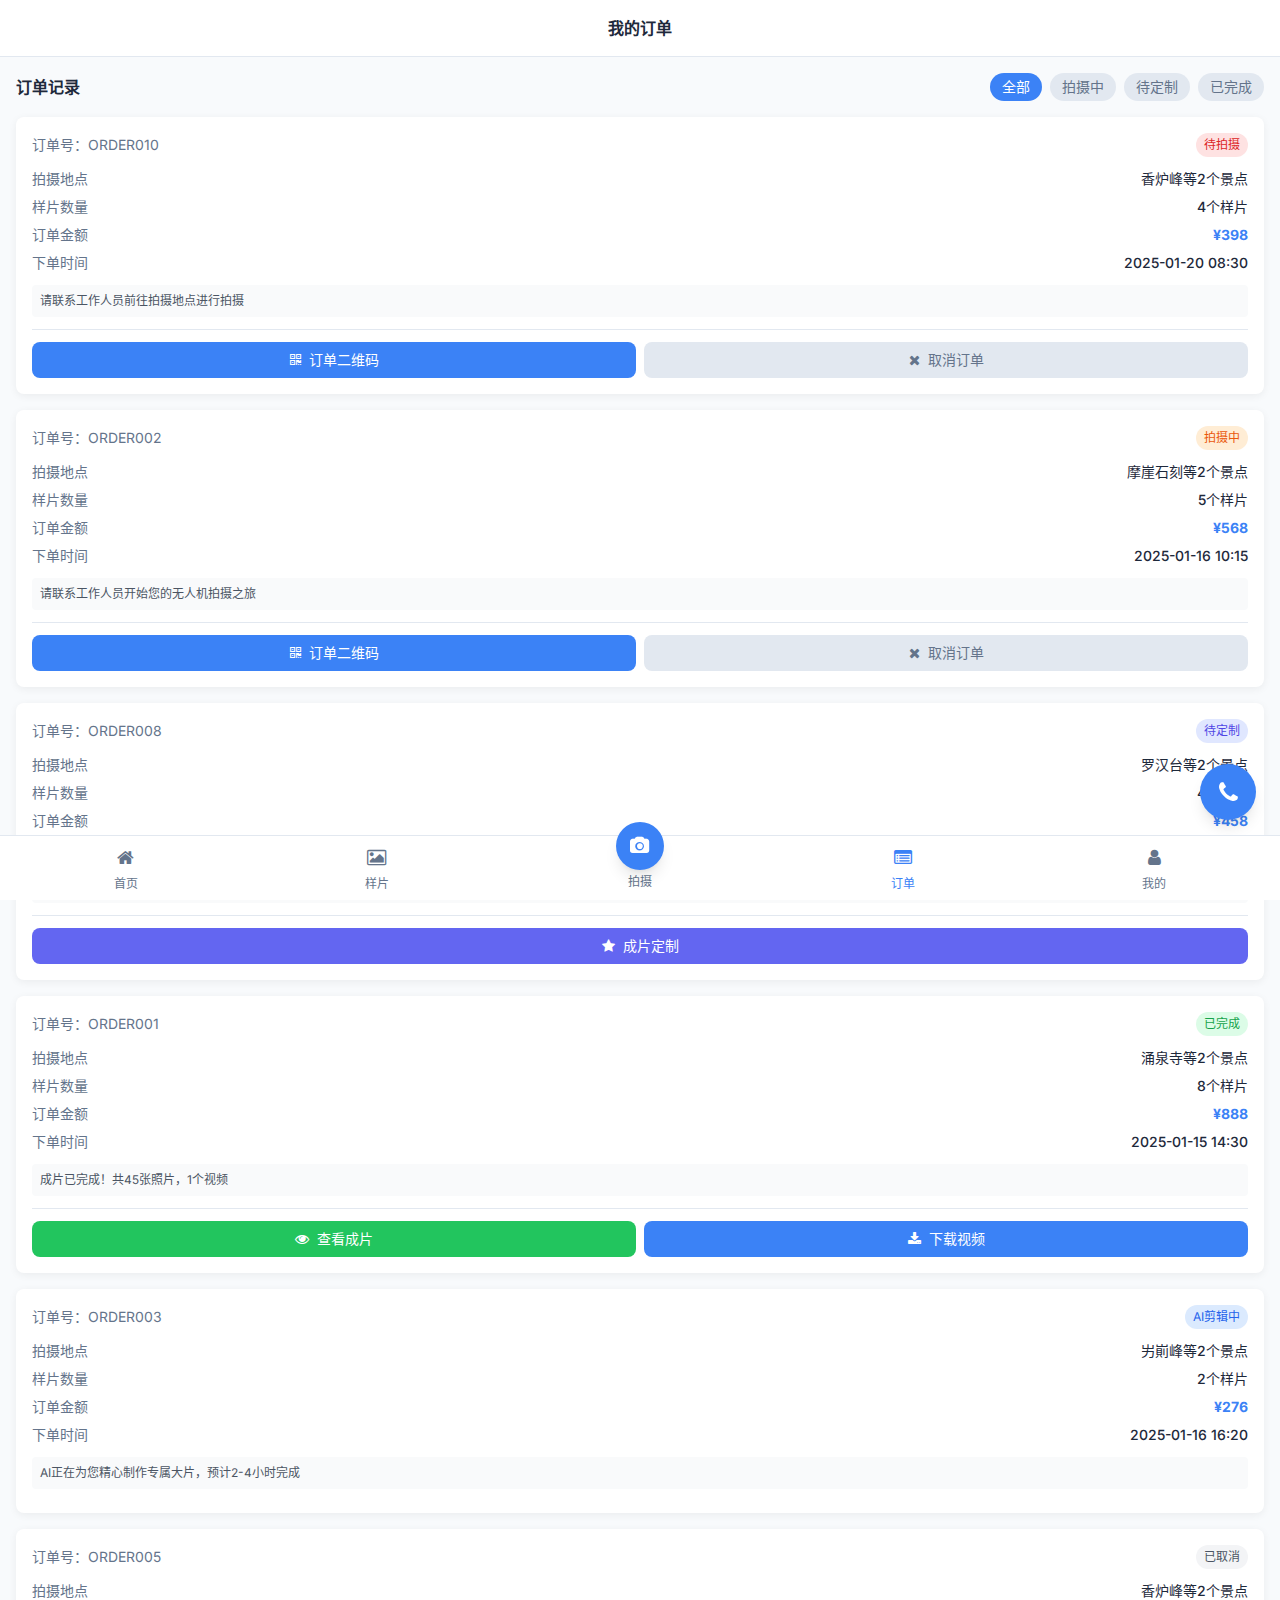
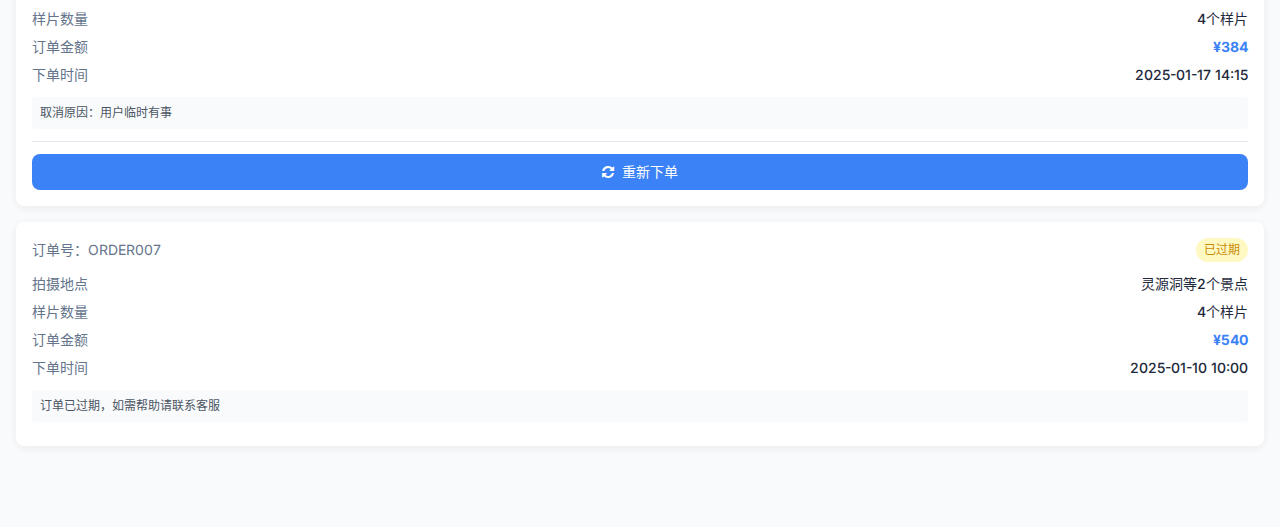
<file: user-management.html>
<!DOCTYPE html>
<html lang="zh-CN">
<head>
    <meta charset="UTF-8">
    <meta name="viewport" content="width=device-width, initial-scale=1.0, maximum-scale=1.0, user-scalable=no">
    <title>我的订单 - 无人机自助打卡</title>
    <script src="assets/js/tailwindcss.min.js"></script>
    <link href="assets/css/font-awesome.min.css" rel="stylesheet">
    <link href="assets/css/inter-font.css" rel="stylesheet">

    <script>
        tailwind.config = {
            theme: {
                extend: {
                    colors: {
                        primary: '#3B82F6',
                        secondary: '#1E40AF',
                        accent: '#06B6D4',
                        dark: '#1E293B',
                        light: '#F8FAFC',
                        'gray-medium': '#64748B',
                        'gray-light': '#E2E8F0',
                        'blue-primary': '#3B82F6',
                        'blue-secondary': '#1D4ED8',
                    },
                    fontFamily: {
                        inter: ['Inter', 'PingFang SC', 'Hiragino Sans GB', 'Microsoft YaHei', 'sans-serif'],
                    },
                }
            }
        }
    </script>
    <style type="text/tailwindcss">
        @layer utilities {
            .text-shadow {
                text-shadow: 0 2px 4px rgba(0,0,0,0.2);
            }
            .touch-friendly {
                touch-action: manipulation;
                -webkit-tap-highlight-color: transparent;
            }
            .safe-area-bottom {
                padding-bottom: constant(safe-area-inset-bottom);
                padding-bottom: env(safe-area-inset-bottom);
            }
            .miniprogram-scroll {
                -webkit-overflow-scrolling: touch;
            }
            .miniprogram-card {
                box-shadow: 0 2px 8px rgba(0,0,0,0.06);
                border-radius: 8px;
            }
            .qr-code {
                background: url('data:image/svg+xml,<svg xmlns="http://www.w3.org/2000/svg" viewBox="0 0 100 100"><rect width="100" height="100" fill="%23f0f0f0"/><text x="50" y="50" font-family="Arial" font-size="8" text-anchor="middle" dy=".3em">二维码</text></svg>') center/contain no-repeat;
            }
        }
    </style>
</head>
<body class="font-inter bg-light text-dark antialiased touch-action-manipulation">
    <!-- 页面容器 -->
    <div class="min-h-screen w-full safe-area-bottom content-container">
        <!-- 头部导航 -->
        <header class="bg-white border-b border-gray-light sticky top-0 z-40">
            <div class="flex items-center justify-center h-14 px-4">
                <h1 class="font-bold text-dark">我的订单</h1>
            </div>
        </header>

        <!-- 登录提示 -->
        <div id="loginRequired" class="hidden bg-white p-6 text-center">
            <i class="fa fa-user-circle-o text-6xl text-gray-300 mb-4"></i>
            <h3 class="font-bold text-dark mb-2">请先登录</h3>
            <p class="text-gray-medium mb-4 text-sm">登录后可查看您的订单记录</p>
            <div class="space-y-3">
                <button onclick="goToLogin()" class="w-full bg-primary text-white py-3 rounded-lg font-medium touch-friendly">
                    <i class="fa fa-sign-in mr-2"></i>
                    立即登录
                </button>
            </div>
        </div>



        <!-- 待支付订单 -->
        <section class="p-4" id="pendingPaymentSection" style="display: none;">
            <div class="miniprogram-card bg-gradient-to-br from-orange-50 to-white border-2 border-orange-200 p-4">
                <div class="flex items-center justify-between mb-4">
                    <h3 class="font-bold text-orange-800 flex items-center">
                        <i class="fa fa-clock-o mr-2"></i>
                        待支付订单
                    </h3>
                    <span class="text-orange-600 text-sm" id="paymentCountdown">15:00</span>
                </div>
                
                <div class="space-y-3 mb-4">
                    <div class="flex justify-between items-center text-sm">
                        <span class="text-gray-medium">拍摄地点</span>
                        <span class="font-medium" id="pendingLocation">-</span>
                    </div>
                    <div class="flex justify-between items-center text-sm">
                        <span class="text-gray-medium">选择样片</span>
                        <span class="font-medium" id="pendingSample">-</span>
                    </div>
                    <div class="flex justify-between items-center text-sm">
                        <span class="text-gray-medium">订单金额</span>
                        <span class="font-bold text-lg text-primary" id="pendingPrice">-</span>
                    </div>
                </div>

                <!-- 支付方式选择 -->
                <div class="space-y-3 mb-4">
                    <p class="text-sm text-gray-medium text-center">请选择支付方式</p>
                    <div class="space-y-2">
                        <button onclick="payWithWechat()" class="w-full bg-green-500 text-white py-3 rounded-lg font-medium touch-friendly flex items-center justify-center">
                            <i class="fa fa-wechat mr-2"></i>
                            微信支付
                        </button>
                        <button onclick="payWithAlipay()" class="w-full bg-blue-500 text-white py-3 rounded-lg font-medium touch-friendly flex items-center justify-center">
                            <i class="fa fa-credit-card mr-2"></i>
                            支付宝支付
                        </button>
                    </div>
                </div>

                <div class="flex space-x-3">
                    <button onclick="cancelOrder()" class="w-full bg-gray-light text-gray-medium py-3 rounded-lg font-medium touch-friendly">
                        取消订单
                    </button>
                </div>
            </div>
        </section>

        <!-- 订单列表 -->
        <section class="p-4">
            <div class="flex items-center justify-between mb-4">
                <h2 class="font-bold text-dark">订单记录</h2>
                <div class="flex flex-wrap gap-2">
                    <button class="px-3 py-1 bg-primary text-white rounded-full text-sm touch-friendly order-filter active" data-status="all">
                        全部
                    </button>
                    <button class="px-3 py-1 bg-gray-light text-gray-medium rounded-full text-sm touch-friendly order-filter" data-status="shooting">
                        拍摄中
                    </button>
                    <button class="px-3 py-1 bg-gray-light text-gray-medium rounded-full text-sm touch-friendly order-filter" data-status="pending_customize">
                        待定制
                    </button>
                    <button class="px-3 py-1 bg-gray-light text-gray-medium rounded-full text-sm touch-friendly order-filter" data-status="completed">
                        已完成
                    </button>
                </div>
            </div>

            <div class="space-y-4" id="ordersList">
                <!-- 订单项会通过JavaScript动态生成 -->
            </div>

            <!-- 空状态 -->
            <div id="emptyState" class="text-center py-12">
                <i class="fa fa-file-text-o text-6xl text-gray-300 mb-4"></i>
                <p class="text-gray-medium mb-4">暂无订单记录</p>
                <button onclick="location.href='user-selection.html'" class="px-6 py-3 bg-primary text-white rounded-lg font-medium touch-friendly">
                    <i class="fa fa-camera mr-2"></i>
                    立即拍摄
                </button>
            </div>
        </section>

        <!-- 客服联系区域 -->
        <section class="px-4 pb-6" id="serviceSection" style="display: none;">
            <div class="miniprogram-card bg-blue-50 border border-blue-200 p-4">
                <h3 class="font-bold text-blue-800 mb-3 flex items-center">
                    <i class="fa fa-headphones mr-2"></i>
                    客服支持
                </h3>
                <p class="text-blue-700 text-sm mb-4">支付完成后如有问题，请联系我们的专业客服团队</p>
                <div class="flex space-x-3">
                    <button onclick="callService()" class="flex-1 bg-primary text-white py-2 rounded-lg text-sm font-medium touch-friendly">
                        <i class="fa fa-phone mr-1"></i>
                        <span id="servicePhoneDisplay">客服电话</span>
                    </button>
                    <button onclick="addWechat()" class="flex-1 bg-accent text-white py-2 rounded-lg text-sm font-medium touch-friendly">
                        <i class="fa fa-wechat mr-1"></i>
                        企业微信
                    </button>
                </div>
            </div>
        </section>
    </div>

    <!-- 固定客服电话按钮 -->
    <button onclick="callService()" class="fixed bottom-20 right-6 w-14 h-14 bg-primary text-white rounded-full shadow-lg z-40 flex items-center justify-center touch-friendly hover:bg-primary/90 transition-colors">
        <i class="fa fa-phone text-2xl"></i>
    </button>

    <!-- 微信小程序底部导航栏 -->
    <nav class="fixed bottom-0 left-0 right-0 bg-white border-t border-gray-light z-50 safe-area-bottom" id="bottomNav">
        <div class="flex justify-around items-center h-16">
            <div class="tab-item flex flex-col items-center justify-center text-gray-medium touch-friendly" onclick="location.href='index.html'">
                <i class="fa fa-home text-lg mb-1"></i>
                <span class="text-xs">首页</span>
            </div>
            <div class="tab-item flex flex-col items-center justify-center text-gray-medium touch-friendly" onclick="location.href='sample-display.html'">
                <i class="fa fa-picture-o text-lg mb-1"></i>
                <span class="text-xs">样片</span>
            </div>
            <div class="tab-item flex flex-col items-center justify-center touch-friendly" onclick="location.href='user-selection.html'">
                <div class="w-12 h-12 rounded-full bg-primary text-white flex items-center justify-center -mt-6 shadow-lg relative">
                    <i class="fa fa-camera text-lg"></i>
                </div>
                <span class="text-xs text-gray-medium font-medium mt-1">拍摄</span>
            </div>
            <div class="tab-item flex flex-col items-center justify-center text-primary touch-friendly active">
                <i class="fa fa-list-alt text-lg mb-1"></i>
                <span class="text-xs">订单</span>
            </div>
            <div class="tab-item flex flex-col items-center justify-center text-gray-medium touch-friendly" onclick="location.href='my-profile.html'">
                <i class="fa fa-user text-lg mb-1"></i>
                <span class="text-xs">我的</span>
            </div>
        </div>
    </nav>

    <!-- 订单二维码弹窗 -->
    <div id="orderQRModal" class="fixed inset-0 bg-black bg-opacity-50 z-50 hidden flex items-center justify-center p-4">
        <div class="bg-white rounded-lg max-w-sm w-full">
            <div class="sticky top-0 bg-white border-b border-gray-light p-4">
                <div class="flex items-center justify-between">
                    <h3 class="font-bold text-dark">订单二维码</h3>
                    <button onclick="closeOrderQR()" class="text-gray-medium text-xl">
                        <i class="fa fa-times"></i>
                    </button>
                </div>
            </div>
            <div class="p-6 text-center">
                <div class="mb-4">
                    <div id="qrCodeContainer" class="w-64 h-64 mx-auto bg-gray-100 rounded-lg flex items-center justify-center border-2 border-dashed border-gray-300">
                        <div class="text-center text-gray-500">
                            <i class="fa fa-qrcode text-4xl mb-2"></i>
                            <p class="text-sm">订单二维码</p>
                        </div>
                    </div>
                </div>
                <div class="mt-6 space-y-3">
                    <p class="text-xs text-gray-500">请向工作人员出示此二维码进行拍摄</p>
                    <button onclick="saveQRCode()" class="w-full bg-gray-light text-gray-medium py-2 rounded-lg text-sm">
                        <i class="fa fa-download mr-1"></i>
                        保存图片
                    </button>
                </div>
            </div>
        </div>
    </div>

    <!-- 订单详情弹窗 -->
    <div id="orderDetailModal" class="fixed inset-0 bg-black bg-opacity-50 z-50 hidden flex items-center justify-center p-4">
        <div class="bg-white rounded-lg max-w-md w-full max-h-[80vh] overflow-y-auto">
            <div class="sticky top-0 bg-white border-b border-gray-light p-4">
                <div class="flex items-center justify-between">
                    <h3 class="font-bold text-dark">订单详情</h3>
                    <button onclick="closeOrderDetail()" class="text-gray-medium text-xl">
                        <i class="fa fa-times"></i>
                    </button>
                </div>
            </div>
            <div class="p-4 space-y-4" id="orderDetailContent">
                <!-- 订单详情内容会动态填充 -->
            </div>
        </div>
    </div>

    <!-- 样片播放弹窗 - 全屏模式 -->
    <div id="sampleVideoModal" class="fixed inset-0 bg-black z-[100] hidden flex flex-col">
        <!-- 顶部信息栏 -->
        <div class="bg-black bg-opacity-50 text-white p-4 flex items-center justify-between">
            <div class="w-12"></div> <!-- 左侧占位，保持居中对齐 -->
            <div class="flex-1 text-center">
                <h3 class="font-bold" id="videoModalTitle">样片播放</h3>
                <p class="text-sm opacity-80" id="videoModalLocation">天台山景区</p>
            </div>
            <div class="flex items-center space-x-4">
                <div class="text-right">
                    <p class="text-sm" id="videoModalCounter">1 / 4</p>
                </div>
                <button onclick="closeSampleVideo()" class="text-white text-2xl">
                    <i class="fa fa-times"></i>
                </button>
            </div>
        </div>
        
        <!-- 主要内容区域 -->
        <div class="flex-1 relative overflow-hidden">
            <div id="sampleVideoContainer" class="h-full w-full">
                <div class="sample-slide h-full w-full relative">
                    <video id="sampleVideoPlayer" class="w-full h-full object-cover" controls autoplay>
                        <source id="videoSource" src="" type="video/mp4">
                        您的浏览器不支持视频播放
                    </video>
                    
                    <!-- 左右切换按钮 - 浮动在视频上层 -->
                    <button id="prevSampleBtn" onclick="playPreviousSample()" class="absolute left-4 top-1/2 transform -translate-y-1/2 w-12 h-12 bg-black bg-opacity-30 text-white rounded-full flex items-center justify-center text-xl hover:bg-opacity-60 transition-all duration-200 z-10">
                        <i class="fa fa-chevron-left"></i>
                    </button>
                    <button id="nextSampleBtn" onclick="playNextSample()" class="absolute right-4 top-1/2 transform -translate-y-1/2 w-12 h-12 bg-black bg-opacity-30 text-white rounded-full flex items-center justify-center text-xl hover:bg-opacity-60 transition-all duration-200 z-10">
                        <i class="fa fa-chevron-right"></i>
                    </button>
                </div>
            </div>
        </div>
        
        <!-- 底部控制栏 -->
        <div class="bg-black bg-opacity-50 text-white p-4 safe-area-bottom" style="padding-bottom: max(1rem, env(safe-area-inset-bottom, 1rem) + 4rem);">
            <!-- 进度指示器 -->
            <div class="flex justify-center space-x-2" id="sampleIndicators">
                <!-- 指示器将通过JavaScript动态生成 -->
            </div>
        </div>
    </div>

    <!-- JavaScript交互代码 -->
    <script>
        // 检查登录状态 - 当点击订单按钮时调用
        function checkLoginStatus() {
            const loginInfo = JSON.parse(localStorage.getItem('loginInfo') || '{}');
            if (!loginInfo.isLoggedIn) {
                // 未登录，跳转到登录页面
                localStorage.setItem('returnUrl', 'user-management.html');
                location.href = 'login.html';
            }
            // 已登录，无需操作，保持在当前页面
        }

        let userInfo = JSON.parse(localStorage.getItem('userInfo')) || {};
        let orders = JSON.parse(localStorage.getItem('orders')) || [];
        let pendingOrder = null;
        let paymentTimer = null;
        let paymentTimeLeft = 15 * 60; // 15分钟

        // 模拟订单数据
        const sampleOrders = [
            // 第一位：待拍摄
            {
                id: 'ORDER010',
                location: '香炉峰',
                sampleName: '香炉峰日出等3个样片',
                price: 398,
                status: 'pending_shooting',
                date: '2025-01-20 08:30',
                photos: 0,
                videos: 0,
                duration: '预约拍摄',
                identityCode: 'ID010'
            },
            // 第二位：拍摄中
            {
                id: 'ORDER002',
                location: '摩崖石刻',
                sampleName: '摩崖石刻等5个样片',
                price: 568,
                status: 'shooting',
                date: '2025-01-16 10:15',
                photos: 18,
                videos: 1,
                duration: '8分钟',
                identityCode: 'ID002'
            },
            // 第二位：待定制
            {
                id: 'ORDER008',
                location: '罗汉台',
                sampleName: '罗汉台等4个样片',
                price: 458,
                status: 'pending_customize',
                date: '2025-01-18 15:30',
                photos: 38,
                videos: 1,
                duration: '15分钟',
                identityCode: 'ID008'
            },
            // 第三位：已完成
            {
                id: 'ORDER001',
                location: '涌泉寺',
                sampleName: '涌泉寺等8个样片',
                price: 888,
                status: 'completed',
                date: '2025-01-15 14:30',
                photos: 45,
                videos: 1,
                duration: '12分钟',
                identityCode: 'ID001'
            },
            // 其他状态订单
            {
                id: 'ORDER003',
                location: '屴崱峰',
                sampleName: '屴崱峰等2个样片',
                price: 276,
                status: 'processing',
                date: '2025-01-16 16:20',
                photos: 25,
                videos: 1,
                duration: '预计5分钟',
                identityCode: 'ID003'
            },
            {
                id: 'ORDER005',
                location: '香炉峰',
                sampleName: '香炉峰等3个样片',
                price: 384,
                status: 'cancelled',
                date: '2025-01-17 14:15',
                photos: 0,
                videos: 0,
                duration: '0分钟',
                identityCode: 'ID005',
                cancelReason: '用户临时有事',
                selectedSamples: ['xianglu_peak', 'xianglu_mist', 'xianglu_sunset'] // 已选择的样片ID
            },
            {
                id: 'ORDER007',
                location: '灵源洞',
                sampleName: '灵源洞等5个样片',
                price: 540,
                status: 'expired',
                date: '2025-01-10 10:00',
                photos: 0,
                videos: 0,
                duration: '0分钟',
                identityCode: 'ID007'
            }
        ];

        // 小程序适配
        document.addEventListener('DOMContentLoaded', function() {
            // 解决底部导航栏遮挡内容的问题
            adjustContentPadding();
            
            // 添加小程序风格的触摸反馈
            const touchElements = document.querySelectorAll('.touch-friendly');
            touchElements.forEach(element => {
                element.addEventListener('touchstart', function() {
                    this.style.opacity = '0.7';
                    this.style.transform = 'scale(0.98)';
                });
                
                element.addEventListener('touchend', function() {
                    this.style.opacity = '1';
                    this.style.transform = 'scale(1)';
                });
                
                element.addEventListener('touchcancel', function() {
                    this.style.opacity = '1';
                    this.style.transform = 'scale(1)';
                });
            });

            // 初始化页面
            initializePage();
        });

        // 窗口大小变化时重新调整padding
        window.addEventListener('resize', adjustContentPadding);

        // 调整内容区域的padding-bottom以适应底部导航栏
        function adjustContentPadding() {
            const nav = document.getElementById('bottomNav');
            const contentContainer = document.querySelector('.content-container');
            
            if (nav && contentContainer) {
                // 获取导航栏的实际高度
                const navHeight = nav.offsetHeight;
                // 获取安全区域底部高度
                const safeAreaBottom = getSafeAreaBottom();
                // 设置内容区域底部内边距，确保内容不被导航栏遮挡
                contentContainer.style.paddingBottom = `${navHeight + safeAreaBottom}px`;
            }
        }

        // 获取安全区域底部高度
        function getSafeAreaBottom() {
            if (typeof window !== 'undefined' && window.screen) {
                // 尝试从环境变量获取
                const envSafeArea = getComputedStyle(document.documentElement).getPropertyValue('--safe-area-inset-bottom');
                if (envSafeArea) {
                    return parseFloat(envSafeArea);
                }
                
                // 回退方案
                return Math.max(
                    0,
                    window.innerHeight - document.documentElement.clientHeight
                );
            }
            return 0;
        }

        // 初始化页面
        function initializePage() {
            checkLoginStatus();
            
            // 确保样片播放弹窗是隐藏状态
            const sampleVideoModal = document.getElementById('sampleVideoModal');
            if (sampleVideoModal) {
                sampleVideoModal.classList.add('hidden');
            }
            
            // 检查URL参数
            const urlParams = new URLSearchParams(window.location.search);
            if (urlParams.get('action') === 'payment') {
                processPendingOrder();
            }
        }

        // 检查登录状态
        function checkLoginStatus() {
            const loginInfo = JSON.parse(localStorage.getItem('loginInfo') || '{}');
            
            if (loginInfo.isLoggedIn) {
                // 已登录
                checkPendingPayment();
                loadOrders();
                setupOrderFilters();
            } else {
                // 未登录，模拟登录状态以显示示例数据
                const mockLoginInfo = { isLoggedIn: true, username: 'demo_user' };
                localStorage.setItem('loginInfo', JSON.stringify(mockLoginInfo));
                
                // 显示订单列表
                loadOrders();
                setupOrderFilters();
            }
        }



        // 跳转到登录页面
        function goToLogin() {
            localStorage.setItem('returnUrl', window.location.href);
            window.location.href = 'login.html';
        }



        // 退出登录
        function logout() {
            if (confirm('确定要退出登录吗？')) {
                localStorage.removeItem('loginInfo');
                localStorage.removeItem('userInfo');
                localStorage.removeItem('orders');
                window.location.reload();
            }
        }






        // 检查待支付订单
        function checkPendingPayment() {
            const pending = localStorage.getItem('pendingOrder');
            if (pending) {
                pendingOrder = JSON.parse(pending);
                showPendingPayment();
            }
        }

        // 处理待支付订单
        function processPendingOrder() {
            checkPendingPayment();
            if (!pendingOrder) {
                // 静默处理，不显示提示
                return;
            }
            
            // 检查用户信息
            // 静默处理用户信息不完善的情况
            if (!userInfo.phone) {
                // 注释掉原有的alert提示
                return;
            }
        }

        // 显示待支付订单
        function showPendingPayment() {
            if (!pendingOrder) {
                // 如果没有待支付订单，创建一个默认的订单用于演示
                createDefaultPendingOrder();
                return;
            }
            
            document.getElementById('pendingPaymentSection').style.display = 'block';
            
            // 尝试从不同的属性名获取数据，确保兼容不同的数据源
            const locationName = pendingOrder.locationName || pendingOrder.location || pendingOrder.location_title || '涌泉寺等2个景点';
            const sampleName = pendingOrder.sampleName || pendingOrder.sample_title || pendingOrder.service_name || '涌泉寺全景等3个样片';
            const totalPrice = pendingOrder.totalPrice || pendingOrder.price || 128;
            
            document.getElementById('pendingLocation').textContent = locationName;
            document.getElementById('pendingSample').textContent = sampleName;
            document.getElementById('pendingPrice').textContent = `¥${totalPrice}`;
            
            // 启动倒计时
            startPaymentCountdown();
        }
        
        // 创建默认待支付订单用于演示
        function createDefaultPendingOrder() {
            // 检查是否有演示数据
            if (localStorage.getItem('pendingOrder') !== null) return;
            
            const defaultOrder = {
                locationName: '涌泉寺',
                sampleName: '涌泉寺全景等3个样片',
                totalPrice: 128,
                id: 'TEMP_' + Date.now(),
                createTime: new Date().toISOString()
            };
            
            localStorage.setItem('pendingOrder', JSON.stringify(defaultOrder));
            pendingOrder = defaultOrder;
            showPendingPayment();
        }

        // 微信支付
        function payWithWechat() {
            if (!pendingOrder) return;
            
            // 小程序环境使用微信支付API
            if (typeof wx !== 'undefined') {
                wx.requestPayment({
                    timeStamp: Math.floor(Date.now() / 1000).toString(),
                    nonceStr: 'wechat' + Date.now(),
                    package: `prepay_id=wx${Date.now()}`,
                    signType: 'MD5',
                    paySign: 'wechat_pay_sign_' + Date.now(),
                    success: function() {
                        completePayment();
                    },
                    fail: function() {
                        showToast('支付取消');
                    }
                });
            } else {
                // 浏览器环境模拟支付
                if (confirm('确认使用微信支付 ¥' + pendingOrder.totalPrice + '？')) {
                    completePayment();
                }
            }
        }

        // 支付宝支付
        function payWithAlipay() {
            if (!pendingOrder) return;
            
            // 小程序环境跳转支付宝
            if (typeof wx !== 'undefined') {
                wx.navigateToMiniProgram({
                    appId: 'alipay_mini_program_id',
                    path: 'pages/payment',
                    extraData: {
                        amount: pendingOrder.totalPrice,
                        orderId: 'temp_' + Date.now()
                    },
                    success: function() {
                        // 支付宝支付成功后的回调处理
                        setTimeout(() => completePayment(), 2000);
                    },
                    fail: function() {
                        // 如果没有安装支付宝小程序，使用模拟支付
                        if (confirm('确认使用支付宝支付 ¥' + pendingOrder.totalPrice + '？')) {
                            completePayment();
                        }
                    }
                });
            } else {
                // 浏览器环境模拟支付
                if (confirm('确认使用支付宝支付 ¥' + pendingOrder.totalPrice + '？')) {
                    completePayment();
                }
            }
        }

        // 启动支付倒计时
        function startPaymentCountdown() {
            paymentTimer = setInterval(() => {
                paymentTimeLeft--;
                
                const minutes = Math.floor(paymentTimeLeft / 60);
                const seconds = paymentTimeLeft % 60;
                document.getElementById('paymentCountdown').textContent = 
                    `${minutes.toString().padStart(2, '0')}:${seconds.toString().padStart(2, '0')}`;
                
                if (paymentTimeLeft <= 0) {
                    clearInterval(paymentTimer);
                    cancelOrder();
                }
            }, 1000);
        }



        // 完成支付
        function completePayment() {
            if (!pendingOrder) return;
            
            // 创建新订单
            const newOrder = {
                id: 'ORDER' + Date.now().toString().slice(-6),
                location: pendingOrder.locationName,
                sampleName: pendingOrder.sampleName || '无人机拍摄服务',
                price: pendingOrder.totalPrice,
                status: 'shooting',
                date: new Date().toLocaleString('zh-CN', {
                    year: 'numeric',
                    month: '2-digit',
                    day: '2-digit',
                    hour: '2-digit',
                    minute: '2-digit'
                })
            };
            
            orders.unshift(newOrder);
            localStorage.setItem('orders', JSON.stringify(orders));
            
            // 清除待支付订单
            localStorage.removeItem('pendingOrder');
            pendingOrder = null;
            
            // 停止倒计时
            if (paymentTimer) {
                clearInterval(paymentTimer);
                paymentTimer = null;
            }
            
            // 隐藏支付区域
            document.getElementById('pendingPaymentSection').style.display = 'none';
            
            // 显示客服区域
            document.getElementById('serviceSection').style.display = 'block';
            
            // 刷新订单列表
            loadOrders();
            
            alert('支付成功！请前往指定地点进行拍摄。');
            
            // 返回订单列表界面
            setTimeout(() => {
                // 重新加载页面以显示更新后的订单列表
                location.reload();
            }, 2000);
        }

        // 取消订单
        function cancelOrder() {
            if (confirm('确定要取消此订单吗？')) {
                localStorage.removeItem('pendingOrder');
                pendingOrder = null;
                
                if (paymentTimer) {
                    clearInterval(paymentTimer);
                    paymentTimer = null;
                }
                
                document.getElementById('pendingPaymentSection').style.display = 'none';
                alert('订单已取消');
                
                // 直接跳转到选择拍摄页面
                setTimeout(() => {
                    location.href = 'user-selection.html';
                }, 1000);
            }
        }

        // 加载订单列表
        function loadOrders() {
            const ordersList = document.getElementById('ordersList');
            const emptyState = document.getElementById('emptyState');
            
            // 如果没有历史订单，使用示例数据
            if (orders.length === 0 && localStorage.getItem('showSampleData') !== 'false') {
                orders = sampleOrders;
            }
            
            if (orders.length === 0) {
                ordersList.innerHTML = '';
                emptyState.style.display = 'block';
                return;
            }
            
            emptyState.style.display = 'none';
            renderOrders(orders);
        }

        // 渲染订单列表
        function renderOrders(ordersToRender) {
            const ordersList = document.getElementById('ordersList');
            
            ordersList.innerHTML = ordersToRender.map(order => {
                const statusConfig = getStatusConfig(order.status);
                const statusDescription = getStatusDescription(order);
                const actionButtons = getActionButtons(order);
                
                return `
                    <div class="miniprogram-card bg-white p-4 touch-friendly" onclick="showOrderDetail('${order.id}')">
                        <!-- 顶部：订单号和状态 -->
                        <div class="flex items-center justify-between mb-3">
                            <span class="text-gray-medium text-sm">订单号：${order.id}</span>
                                <span class="px-2 py-1 rounded-full text-xs ${statusConfig.class}">
                                    ${statusConfig.text}
                                </span>
                            </div>
                        
                        <!-- 主要信息 -->
                        <div class="space-y-2">
                            <div class="flex items-center justify-between">
                                <span class="text-gray-medium text-sm">拍摄地点</span>
                                <span class="font-medium text-dark text-sm">${order.location || order.locationName || order.location_title || '涌泉寺'}等2个景点</span>
                        </div>
                            <div class="flex items-center justify-between">
                                <span class="text-gray-medium text-sm">样片数量</span>
                                <span class="font-medium text-dark text-sm">${generateSampleImages(order.location).length}个样片</span>
                        </div>
                            <div class="flex items-center justify-between">
                                <span class="text-gray-medium text-sm">订单金额</span>
                                <span class="text-primary font-bold text-sm">¥${order.price}</span>
                            </div>
                            <div class="flex items-center justify-between">
                                <span class="text-gray-medium text-sm">下单时间</span>
                                <span class="font-medium text-dark text-sm">${order.date}</span>
                            </div>
                        </div>
                        
                        ${statusDescription ? `
                            <div class="text-xs text-gray-600 mt-3 mb-2 bg-gray-50 p-2 rounded">
                                ${statusDescription}
                            </div>
                        ` : ''}
                        ${actionButtons ? `
                            <div class="mt-3 pt-3 border-t border-gray-light">
                                ${actionButtons}
                            </div>
                        ` : ''}
                    </div>
                `;
            }).join('');
        }

        // 获取状态描述
        function getStatusDescription(order) {
            switch(order.status) {
                case 'pending_shooting':
                    return '请联系工作人员前往拍摄地点进行拍摄';
                case 'shooting':
                    return '请联系工作人员开始您的无人机拍摄之旅';
                case 'processing':
                    return 'AI正在为您精心制作专属大片，预计2-4小时完成';
                case 'completed':
                    return `成片已完成！共${order.photos}张照片，${order.videos}个视频`;
                case 'pending_customize':
                    return '拍摄完成，请选择您需要的定制选项，我们将为您制作专属成片';
                case 'cancelled':
                    return order.cancelReason ? `取消原因：${order.cancelReason}` : '订单已取消';
                case 'expired':
                    return '订单已过期，如需帮助请联系客服';
                default:
                    return '';
            }
        }

        // 获取操作按钮
        function getActionButtons(order) {
            switch(order.status) {
                case 'pending_shooting':
                    return `
                        <div class="flex space-x-2">
                            <button onclick="event.stopPropagation(); showOrderQR('${order.id}')" class="flex-1 bg-primary text-white py-2 rounded-lg text-sm font-medium">
                                <i class="fa fa-qrcode mr-1"></i>
                                订单二维码
                            </button>
                            <button onclick="event.stopPropagation(); cancelOrder('${order.id}')" class="flex-1 bg-gray-light text-gray-medium py-2 rounded-lg text-sm font-medium">
                                <i class="fa fa-times mr-1"></i>
                                取消订单
                            </button>
                        </div>
                    `;
                case 'shooting':
                    return `
                        <div class="flex space-x-2">
                            <button onclick="event.stopPropagation(); showOrderQR('${order.id}')" class="flex-1 bg-primary text-white py-2 rounded-lg text-sm font-medium">
                                <i class="fa fa-qrcode mr-1"></i>
                                订单二维码
                            </button>
                            <button onclick="event.stopPropagation(); cancelOrder('${order.id}')" class="flex-1 bg-gray-light text-gray-medium py-2 rounded-lg text-sm font-medium">
                                <i class="fa fa-times mr-1"></i>
                                取消订单
                            </button>
                        </div>
                    `;
                case 'processing':
                    return ``;
                case 'completed':
                    return `
                        <div class="flex space-x-2">
                            <button onclick="event.stopPropagation(); viewResults('${order.id}')" class="flex-1 bg-green-500 text-white py-2 rounded-lg text-sm font-medium">
                                <i class="fa fa-eye mr-1"></i>
                                查看成片
                            </button>
                            <button onclick="event.stopPropagation(); downloadVideo('${order.id}')" class="flex-1 bg-blue-500 text-white py-2 rounded-lg text-sm font-medium">
                                <i class="fa fa-download mr-1"></i>
                                下载视频
                            </button>
                        </div>
                    `;
                case 'pending_customize':
                    return `
                        <button onclick="event.stopPropagation(); customizeVideo('${order.id}')" class="w-full bg-indigo-500 text-white py-2 rounded-lg text-sm font-medium">
                            <i class="fa fa-star mr-1"></i>
                            成片定制
                        </button>
                    `;
                case 'cancelled':
                    return `
                        <button onclick="event.stopPropagation(); reorderCancelledOrder('${order.id}')" class="w-full bg-primary text-white py-2 rounded-lg text-sm font-medium">
                                <i class="fa fa-refresh mr-1"></i>
                            重新下单
                            </button>
                    `;
                case 'expired':
                    return ``;
                default:
                    return '';
            }
        }

        // 获取状态配置
        function getStatusConfig(status) {
            const configs = {
                'pending_shooting': { text: '待拍摄', class: 'bg-red-100 text-red-600' },
                'shooting': { text: '拍摄中', class: 'bg-orange-100 text-orange-600' },
                'processing': { text: 'AI剪辑中', class: 'bg-blue-100 text-blue-600' },
                'completed': { text: '已完成', class: 'bg-green-100 text-green-600' },
                'pending_customize': { text: '待定制', class: 'bg-indigo-100 text-indigo-600' },
                'cancelled': { text: '已取消', class: 'bg-gray-100 text-gray-600' },
                'expired': { text: '已过期', class: 'bg-yellow-100 text-yellow-600' }
            };
            return configs[status] || configs['shooting'];
        }

        // 设置订单筛选
        function setupOrderFilters() {
            const filterButtons = document.querySelectorAll('.order-filter');
            filterButtons.forEach(button => {
                button.addEventListener('click', function() {
                    // 更新按钮状态
                    filterButtons.forEach(btn => {
                        btn.classList.remove('bg-primary', 'text-white', 'active');
                        btn.classList.add('bg-gray-light', 'text-gray-medium');
                    });
                    this.classList.remove('bg-gray-light', 'text-gray-medium');
                    this.classList.add('bg-primary', 'text-white', 'active');
                    
                    // 筛选订单
                    const status = this.dataset.status;
                    let filteredOrders = orders;
                    
                    if (status !== 'all') {
                        filteredOrders = orders.filter(order => order.status === status);
                    }
                    
                    renderOrders(filteredOrders);
                });
            });
        }

        // 生成样片图片数据
        function generateSampleImages(location) {
            const locationSamples = {
                '香炉峰': [
                    { name: '香炉峰日出', image: 'https://picsum.photos/id/1015/200/100' },
                    { name: '香炉峰云海', image: 'https://picsum.photos/id/1016/200/100' },
                    { name: '香炉峰晚霞', image: 'https://picsum.photos/id/1018/200/100' },
                    { name: '香炉峰全景', image: 'https://picsum.photos/id/1019/200/100' }
                ],
                '涌泉寺': [
                    { name: '涌泉寺大雄宝殿', image: 'https://picsum.photos/id/1020/200/100' },
                    { name: '涌泉寺千年古塔', image: 'https://picsum.photos/id/1021/200/100' },
                    { name: '涌泉寺禅意园林', image: 'https://picsum.photos/id/1022/200/100' },
                    { name: '涌泉寺晨钟暮鼓', image: 'https://picsum.photos/id/1023/200/100' },
                    { name: '涌泉寺梵音缭绕', image: 'https://picsum.photos/id/1024/200/100' },
                    { name: '涌泉寺古韵悠长', image: 'https://picsum.photos/id/1025/200/100' },
                    { name: '涌泉寺佛光普照', image: 'https://picsum.photos/id/1026/200/100' },
                    { name: '涌泉寺庄严殿宇', image: 'https://picsum.photos/id/1027/200/100' }
                ],
                '摩崖石刻': [
                    { name: '摩崖石刻远景', image: 'https://picsum.photos/id/1028/200/100' },
                    { name: '摩崖石刻细节', image: 'https://picsum.photos/id/1029/200/100' },
                    { name: '摩崖石刻全貌', image: 'https://picsum.photos/id/1030/200/100' },
                    { name: '摩崖石刻艺术', image: 'https://picsum.photos/id/1031/200/100' },
                    { name: '摩崖石刻历史', image: 'https://picsum.photos/id/1032/200/100' }
                ],
                '屴崱峰': [
                    { name: '屴崱峰奇景', image: 'https://picsum.photos/id/1033/200/100' },
                    { name: '屴崱峰险峻', image: 'https://picsum.photos/id/1034/200/100' }
                ],
                '罗汉台': [
                    { name: '罗汉台古韵', image: 'https://picsum.photos/id/1035/200/100' },
                    { name: '罗汉台禅境', image: 'https://picsum.photos/id/1036/200/100' },
                    { name: '罗汉台静谧', image: 'https://picsum.photos/id/1037/200/100' },
                    { name: '罗汉台悟道', image: 'https://picsum.photos/id/1038/200/100' }
                ],
                '白云洞': [
                    { name: '白云洞仙境', image: 'https://picsum.photos/id/1039/200/100' },
                    { name: '白云洞神秘', image: 'https://picsum.photos/id/1040/200/100' },
                    { name: '白云洞奇观', image: 'https://picsum.photos/id/1041/200/100' },
                    { name: '白云洞清幽', image: 'https://picsum.photos/id/1042/200/100' },
                    { name: '白云洞飘渺', image: 'https://picsum.photos/id/1043/200/100' },
                    { name: '白云洞仙踪', image: 'https://picsum.photos/id/1044/200/100' }
                ]
            };
            
            return locationSamples[location] || [
                { name: '精美样片1', image: 'https://picsum.photos/id/1050/200/100' },
                { name: '精美样片2', image: 'https://picsum.photos/id/1051/200/100' },
                { name: '精美样片3', image: 'https://picsum.photos/id/1052/200/100' },
                { name: '精美样片4', image: 'https://picsum.photos/id/1053/200/100' }
            ];
        }

        // 显示订单详情
        function showOrderDetail(orderId) {
            const order = orders.find(o => o.id === orderId) || sampleOrders.find(o => o.id === orderId);
            if (!order) return;
            
            const content = document.getElementById('orderDetailContent');
            // 设置订单ID到modal元素用于样片播放
            content.setAttribute('data-order-id', orderId);
            content.innerHTML = `
                <div class="space-y-4">
                    <div>
                        <h4 class="font-medium text-dark mb-2">基本信息</h4>
                        <div class="space-y-2 text-sm">
                            <div class="flex justify-between">
                                <span class="text-gray-medium">订单号</span>
                                <span>${order.id}</span>
                            </div>
                            <div class="flex justify-between">
                                <span class="text-gray-medium">拍摄地点</span>
                                <span>${order.location}等2个</span>
                            </div>
                            <div class="flex justify-between">
                                <span class="text-gray-medium">样片名称</span>
                                <span>${order.sampleName || order.package || '无人机拍摄服务'}</span>
                            </div>
                            <div class="flex justify-between">
                                <span class="text-gray-medium">订单金额</span>
                                <span class="font-bold text-primary">¥${order.price}</span>
                            </div>
                            <div class="flex justify-between">
                                <span class="text-gray-medium">下单时间</span>
                                <span>${order.date}</span>
                            </div>
                        </div>
                    </div>
                    
                    <div>
                        <h4 class="font-medium text-dark mb-2">已选样片</h4>
                        <div class="grid grid-cols-2 gap-2">
                            ${generateSampleImages(order.location).map((sample, index) => `
                                <div class="bg-black rounded-lg overflow-hidden cursor-pointer hover:opacity-90 transition-opacity" onclick="playSampleVideo('${sample.name}', '${sample.image}')">
                                    <div class="relative aspect-video">
                                        <img src="${sample.image}" alt="${sample.name}" class="w-full h-full object-cover">
                                        <div class="absolute inset-0 flex items-center justify-center">
                                            <div class="w-12 h-12 bg-black bg-opacity-60 rounded-full flex items-center justify-center">
                                                <i class="fa fa-play text-white text-lg ml-1"></i>
                                            </div>
                                        </div>
                                    </div>
                                    <div class="p-3 bg-white">
                                        <div class="flex items-center justify-between">
                                            <p class="text-dark text-sm font-medium truncate flex-1 mr-2">${sample.name}</p>
                                            <p class="text-gray-600 text-xs flex-shrink-0">12分钟</p>
                                        </div>
                                    </div>
                                </div>
                            `).join('')}
                        </div>
                    </div>
                    
                    ${order.status === 'completed' ? `
                        <div>
                            <h4 class="font-medium text-dark mb-2">成果统计</h4>
                            <div class="space-y-2 text-sm">
                                <div class="flex justify-between">
                                    <span class="text-gray-medium">照片数量</span>
                                    <span>${order.photos || 0} 张</span>
                                </div>
                                <div class="flex justify-between">
                                    <span class="text-gray-medium">视频数量</span>
                                    <span>${order.videos || 0} 个</span>
                                </div>
                                <div class="flex justify-between">
                                    <span class="text-gray-medium">视频时长</span>
                                    <span>${order.duration || '未知'}</span>
                                </div>
                            </div>
                        </div>
                        
                        <div class="space-y-2">
                            <button onclick="downloadMedia('${order.id}')" class="w-full bg-primary text-white py-3 rounded-lg font-medium">
                                <i class="fa fa-download mr-2"></i>
                                下载成片
                            </button>
                        </div>
                    ` : ''}
                </div>
            `;
            
            // 确保样片播放弹窗隐藏
            const sampleVideoModal = document.getElementById('sampleVideoModal');
            if (sampleVideoModal) {
                sampleVideoModal.classList.add('hidden');
            }
            
            document.getElementById('orderDetailModal').classList.remove('hidden');
        }

        // 关闭订单二维码
        function closeOrderQR() {
            document.getElementById('orderQRModal').classList.add('hidden');
            window.currentQROrder = null;
        }

        // 保存二维码图片
        function saveQRCode() {
            if (!window.currentQROrder) return;
            
            // 小程序环境使用微信保存图片API
            if (typeof wx !== 'undefined') {
                wx.saveImageToPhotosAlbum({
                    filePath: 'temp://qr_code_' + window.currentQROrder.id + '.png',
                    success: function() {
                        showToast('二维码已保存到相册');
                    },
                    fail: function() {
                        showToast('保存失败，请手动截图保存');
                    }
                });
            } else {
                showToast('请手动截图保存二维码');
            }
        }


        // 关闭订单详情
        function closeOrderDetail() {
            document.getElementById('orderDetailModal').classList.add('hidden');
        }

        // 显示订单二维码
        function showOrderQR(orderId) {
            const order = orders.find(o => o.id === orderId) || sampleOrders.find(o => o.id === orderId);
            if (!order) return;
            
            // 生成二维码内容（包含订单信息的JSON）
            const qrData = {
                orderId: order.id,
                location: order.location,
                price: order.price,
                date: order.date,
                status: order.status
            };
            
            // 创建二维码显示区域
            const qrContainer = document.getElementById('qrCodeContainer');
            qrContainer.innerHTML = `
                <div class="w-full h-full bg-white rounded border-2 border-gray-200 flex items-center justify-center">
                    <div class="text-center">
                        <div class="w-56 h-56 mx-auto mb-2 bg-gray-800" style="
                            background: repeating-linear-gradient(
                                0deg,
                                #000,
                                #000 4px,
                                #fff 4px,
                                #fff 8px
                            ),
                            repeating-linear-gradient(
                                90deg,
                                #000,
                                #000 4px,
                                #fff 4px,
                                #fff 8px
                            );
                            background-size: 8px 8px;
                            position: relative;
                        ">
                            <div class="absolute inset-0 flex items-center justify-center">
                                <div class="bg-white p-2 rounded">
                                    <i class="fa fa-qrcode text-2xl text-gray-800"></i>
                                </div>
                            </div>
                        </div>
                        <p class="text-xs text-gray-600">订单 ${order.id}</p>
                    </div>
                </div>
            `;
            
            // 显示弹窗
            document.getElementById('orderQRModal').classList.remove('hidden');
            
            // 存储当前订单信息用于分享和保存
            window.currentQROrder = order;
        }

        // 取消订单
        function cancelOrder(orderId) {
            if (orderId) {
                // 如果传入了订单ID，显示确认对话框后跳转
                if (confirm('确定要取消此订单吗？取消后将返回样片选择页面。')) {
                    location.href = 'user-selection.html';
                }
            } else {
                // 如果没有订单ID（待支付订单的取消），直接跳转
                if (confirm('确定要取消此订单吗？')) {
                    localStorage.removeItem('pendingOrder');
                    pendingOrder = null;
                    
                    if (paymentTimer) {
                        clearInterval(paymentTimer);
                        paymentTimer = null;
                    }
                    
                    document.getElementById('pendingPaymentSection').style.display = 'none';
                    alert('订单已取消');
                    
                    // 跳转到选择拍摄页面
                    setTimeout(() => {
                        location.href = 'user-selection.html';
                    }, 1000);
                }
            }
        }

        /*
        // 显示取消订单弹窗（已禁用）
        function showCancelModal(orderId) {
            const modal = document.createElement('div');
            modal.className = 'fixed inset-0 bg-black bg-opacity-50 z-60 flex items-center justify-center p-4';
            modal.innerHTML = `
                <div class="bg-white rounded-lg max-w-sm w-full">
                    <div class="p-4 border-b border-gray-light">
                        <h3 class="font-bold text-dark">取消订单</h3>
                    </div>
                    <div class="p-4">
                        <p class="text-gray-medium text-sm mb-4">请选择取消原因：</p>
                        <div class="space-y-2">
                            <label class="flex items-center">
                                <input type="radio" name="cancelReason" value="临时有事" class="mr-2">
                                <span class="text-sm">临时有事</span>
                            </label>
                            <label class="flex items-center">
                                <input type="radio" name="cancelReason" value="天气不好" class="mr-2">
                                <span class="text-sm">天气不好</span>
                            </label>
                            <label class="flex items-center">
                                <input type="radio" name="cancelReason" value="时间冲突" class="mr-2">
                                <span class="text-sm">时间冲突</span>
                            </label>
                            <label class="flex items-center">
                                <input type="radio" name="cancelReason" value="其他原因" class="mr-2">
                                <span class="text-sm">其他原因</span>
                            </label>
                        </div>
                        <div class="mt-4">
                            <textarea id="cancelNote" placeholder="请详细说明取消原因（可选）" class="w-full p-2 border border-gray-light rounded text-sm" rows="3"></textarea>
                        </div>
                    </div>
                    <div class="p-4 border-t border-gray-light flex space-x-3">
                        <button onclick="closeCancelModal()" class="flex-1 bg-gray-light text-gray-medium py-2 rounded-lg text-sm">
                            取消
                        </button>
                        <button onclick="confirmCancelOrder('${orderId}')" class="flex-1 bg-red-500 text-white py-2 rounded-lg text-sm">
                            确认取消
                        </button>
                    </div>
                </div>
            `;
            
            document.body.appendChild(modal);
            window.currentCancelModal = modal;
        }

        // 关闭取消订单弹窗（已禁用）
        function closeCancelModal() {
            if (window.currentCancelModal) {
                document.body.removeChild(window.currentCancelModal);
                window.currentCancelModal = null;
            }
        }

        // 确认取消订单（已禁用）
        function confirmCancelOrder(orderId) {
            const reason = document.querySelector('input[name="cancelReason"]:checked')?.value;
            const note = document.getElementById('cancelNote').value.trim();
            
            if (!reason) {
                alert('请选择取消原因');
                return;
            }
            
            // 更新订单状态
            const orderIndex = orders.findIndex(o => o.id === orderId);
            if (orderIndex !== -1) {
                orders[orderIndex].status = 'cancelled';
                orders[orderIndex].cancelReason = reason;
                if (note) {
                    orders[orderIndex].cancelNote = note;
                }
                localStorage.setItem('orders', JSON.stringify(orders));
                
                // 刷新订单列表
                loadOrders();
                
                showToast('订单已取消');
            }
            
            closeCancelModal();
        }
        */

        // 查看拍摄位置
        function goToLocation(orderId) {
            location.href = `operation-control.html?orderId=${orderId}&action=location`;
        }

        // 查看成片
        function viewResults(orderId) {
            const order = orders.find(o => o.id === orderId) || sampleOrders.find(o => o.id === orderId);
            if (!order) return;
            
            // 直接打开成片浏览器
            openMediaViewer(order);
        }

        // 打开成片浏览器
        function openMediaViewer(order) {
            // 创建媒体数据
            const mediaItems = [];
            
            // 添加视频（如果有）
            for (let i = 1; i <= (order.videos || 1); i++) {
                mediaItems.push({
                    type: 'video',
                    src: `https://sample-videos.com/zip/10/mp4/SampleVideo_1280x720_${i}mb.mp4`,
                    poster: `https://picsum.photos/id/${1020 + i}/800/600`,
                    title: `精彩视频 ${i}`,
                    duration: order.duration || '12分钟'
                });
            }
            
            // 添加照片（如果有）
            for (let i = 1; i <= (order.photos || 0); i++) {
                mediaItems.push({
                    type: 'photo',
                    src: `https://picsum.photos/id/${1030 + i}/800/600`,
                    title: `精彩照片 ${i}`
                });
            }
            
            if (mediaItems.length === 0) {
                showToast('暂无成片内容');
                return;
            }
            
            // 创建全屏浏览器
            createMediaViewer(order, mediaItems);
        }

        // 创建媒体浏览器
        function createMediaViewer(order, mediaItems) {
            const viewer = document.createElement('div');
            viewer.id = 'mediaViewer';
            viewer.className = 'fixed inset-0 bg-black z-[70] flex flex-col';
            viewer.innerHTML = `
                <!-- 顶部信息栏 -->
                <div class="bg-black bg-opacity-50 text-white p-4 flex items-center justify-between">
                    <div class="w-12"></div> <!-- 左侧占位，保持居中对齐 -->
                    <div class="flex-1 text-center">
                        <h3 class="font-bold" id="mediaViewerTitle">精彩视频</h3>
                        </div>
                    <div class="flex items-center space-x-4">
                    <div class="text-right">
                        <p class="text-sm" id="mediaCounter">1 / ${mediaItems.length}</p>
                        </div>
                        <button onclick="closeMediaViewer()" class="text-white text-2xl">
                            <i class="fa fa-times"></i>
                        </button>
                    </div>
                </div>
                
                <!-- 主要内容区域 -->
                <div class="flex-1 relative overflow-hidden">
                    <div id="mediaContainer" class="h-full w-full">
                        <div class="media-slide h-full w-full relative">
                            <div id="currentMediaContent" class="w-full h-full flex items-center justify-center">
                                ${mediaItems[0].type === 'video' ? `
                                    <video 
                                        class="w-full h-full object-cover" 
                                        controls 
                                        poster="${mediaItems[0].poster}"
                                        preload="metadata"
                                    >
                                        <source src="${mediaItems[0].src}" type="video/mp4">
                                        您的浏览器不支持视频播放
                                    </video>
                                ` : `
                                    <img 
                                        src="${mediaItems[0].src}" 
                                        alt="${mediaItems[0].title}" 
                                        class="w-full h-full object-cover"
                                    >
                                `}
                    </div>
                    
                            <!-- 左右切换按钮 - 浮动在媒体上层 -->
                    ${mediaItems.length > 1 ? `
                                <button id="prevBtn" onclick="previousMedia()" class="absolute left-4 top-1/2 transform -translate-y-1/2 w-12 h-12 bg-black bg-opacity-30 text-white rounded-full flex items-center justify-center text-xl hover:bg-opacity-60 transition-all duration-200 z-10">
                                    <i class="fa fa-chevron-left"></i>
                        </button>
                                <button id="nextBtn" onclick="nextMedia()" class="absolute right-4 top-1/2 transform -translate-y-1/2 w-12 h-12 bg-black bg-opacity-30 text-white rounded-full flex items-center justify-center text-xl hover:bg-opacity-60 transition-all duration-200 z-10">
                                    <i class="fa fa-chevron-right"></i>
                        </button>
                    ` : ''}
                </div>
                        </div>
                    </div>
                    
                <!-- 底部控制栏 -->
                <div class="bg-black bg-opacity-50 text-white p-4 safe-area-bottom" style="padding-bottom: max(1rem, env(safe-area-inset-bottom, 1rem) + 4rem);">
                    <!-- 进度指示器 -->
                    ${mediaItems.length > 1 ? `
                        <div class="flex justify-center space-x-2">
                            ${mediaItems.map((_, index) => `
                                <button 
                                    class="w-2 h-2 rounded-full transition-colors duration-200 indicator-dot ${index === 0 ? 'bg-white' : 'bg-white bg-opacity-30'}" 
                                    onclick="goToMedia(${index})"
                                    data-index="${index}"
                                ></button>
                            `).join('')}
                        </div>
                    ` : ''}
                </div>
            `;
            
            document.body.appendChild(viewer);
            
            // 隐藏底部导航栏
            const bottomNav = document.getElementById('bottomNav');
            if (bottomNav) {
                bottomNav.style.display = 'none';
            }
            
            // 初始化变量
            window.currentMediaIndex = 0;
            window.mediaViewerItems = mediaItems;
            window.mediaViewerOrder = order;
            
            // 添加触摸滑动支持
            addSwipeSupport();
            
            // 键盘支持
            document.addEventListener('keydown', handleMediaViewerKeydown);
        }

        // 添加滑动支持
        function addSwipeSupport() {
            const mediaContent = document.getElementById('currentMediaContent');
            if (!mediaContent) return;
            
            let startX = 0;
            let isDragging = false;
            
            mediaContent.addEventListener('touchstart', function(e) {
                startX = e.touches[0].clientX;
                isDragging = true;
            });
            
            mediaContent.addEventListener('touchmove', function(e) {
                if (!isDragging) return;
                e.preventDefault();
            });
            
            mediaContent.addEventListener('touchend', function(e) {
                if (!isDragging) return;
                isDragging = false;
                
                const threshold = 50;
                const diff = e.changedTouches[0].clientX - startX;
                
                if (Math.abs(diff) > threshold && window.mediaViewerItems.length > 1) {
                    if (diff > 0 && window.currentMediaIndex > 0) {
                        previousMedia();
                    } else if (diff < 0 && window.currentMediaIndex < window.mediaViewerItems.length - 1) {
                        nextMedia();
                    }
                }
            });
        }

        // 键盘事件处理
        function handleMediaViewerKeydown(e) {
            if (!document.getElementById('mediaViewer')) return;
            
            switch(e.key) {
                case 'Escape':
                    closeMediaViewer();
                    break;
                case 'ArrowLeft':
                    previousMedia();
                    break;
                case 'ArrowRight':
                    nextMedia();
                    break;
            }
        }

        // 上一个媒体
        function previousMedia() {
            if (window.currentMediaIndex > 0) {
                window.currentMediaIndex--;
                updateMediaDisplay();
            }
        }

        // 下一个媒体
        function nextMedia() {
            if (window.currentMediaIndex < window.mediaViewerItems.length - 1) {
                window.currentMediaIndex++;
                updateMediaDisplay();
            }
        }

        // 跳转到指定媒体
        function goToMedia(index) {
            window.currentMediaIndex = index;
            updateMediaDisplay();
        }

        // 更新媒体显示
        function updateMediaDisplay() {
            const counter = document.getElementById('mediaCounter');
            const viewerTitle = document.getElementById('mediaViewerTitle');
            const mediaContent = document.getElementById('currentMediaContent');
            const indicators = document.querySelectorAll('.indicator-dot');
            
            // 更新计数器
            if (counter) {
                counter.textContent = `${window.currentMediaIndex + 1} / ${window.mediaViewerItems.length}`;
            }
            
            // 更新当前媒体信息
            const currentItem = window.mediaViewerItems[window.currentMediaIndex];
            
            // 更新顶部标题
            if (viewerTitle) viewerTitle.textContent = '精彩视频';
            
            // 更新媒体内容
            if (mediaContent) {
                if (currentItem.type === 'video') {
                    mediaContent.innerHTML = `
                        <video 
                            class="w-full h-full object-cover" 
                            controls 
                            poster="${currentItem.poster}"
                            preload="metadata"
                        >
                            <source src="${currentItem.src}" type="video/mp4">
                            您的浏览器不支持视频播放
                        </video>
                    `;
                } else {
                    mediaContent.innerHTML = `
                        <img 
                            src="${currentItem.src}" 
                            alt="${currentItem.title}" 
                            class="w-full h-full object-cover"
                        >
                    `;
                }
            }
            
            // 更新指示器
            indicators.forEach((dot, index) => {
                if (index === window.currentMediaIndex) {
                    dot.classList.remove('bg-opacity-30');
                    dot.classList.add('bg-white');
                } else {
                    dot.classList.add('bg-opacity-30');
                    dot.classList.remove('bg-white');
                }
            });
        }


        // 关闭媒体浏览器
        function closeMediaViewer() {
            const viewer = document.getElementById('mediaViewer');
            if (viewer) {
                document.body.removeChild(viewer);
                document.removeEventListener('keydown', handleMediaViewerKeydown);
                
                // 恢复底部导航栏显示
                const bottomNav = document.getElementById('bottomNav');
                if (bottomNav) {
                    bottomNav.style.display = 'flex';
                }
                
                // 清理全局变量
                window.currentMediaIndex = null;
                window.mediaViewerItems = null;
                window.mediaViewerOrder = null;
            }
        }

        // 定制视频
        function customizeVideo(orderId) {
            localStorage.setItem('customizeOrderId', orderId);
            location.href = `after-service.html?orderId=${orderId}`;
        }

        // 下载视频
        function downloadVideo(orderId) {
            const order = orders.find(o => o.id === orderId) || sampleOrders.find(o => o.id === orderId);
            if (!order) {
                showToast('订单信息未找到');
                return;
            }
            
            if (typeof wx !== 'undefined') {
                // 微信小程序下载
                wx.downloadFile({
                    url: 'https://sample-videos.com/download/' + orderId,
                    success: () => showToast('下载成功'),
                    fail: () => showToast('下载失败')
                });
            } else if (typeof my !== 'undefined') {
                // 支付宝小程序下载
                my.downloadFile({
                    url: 'https://sample-videos.com/download/' + orderId,
                    success: () => showToast('下载成功'),
                    fail: () => showToast('下载失败')
                });
            } else {
                // 网页端下载
                showToast('正在准备下载...');
                // 模拟下载过程
                setTimeout(() => {
                    showToast('下载完成！文件已保存到下载文件夹');
                }, 2000);
            }
        }

        // 重新下单（已取消订单）
        function reorderCancelledOrder(orderId) {
            const order = orders.find(o => o.id === orderId) || sampleOrders.find(o => o.id === orderId);
            if (!order) {
                showToast('订单信息未找到');
                return;
            }
            
            // 检查是否有已选择的样片信息
            if (order.selectedSamples && order.selectedSamples.length > 0) {
                // 将已选择的样片信息存储到localStorage，供user-selection.html页面使用
                localStorage.setItem('reorderSamples', JSON.stringify(order.selectedSamples));
                showToast('正在为您恢复之前的选择...');
            } else {
                // 没有样片信息，清除可能存在的旧数据
                localStorage.removeItem('reorderSamples');
                showToast('跳转到选择页面...');
            }
            
            // 延迟跳转，让用户看到提示
            setTimeout(() => {
                location.href = 'user-selection.html?reorder=true';
            }, 1000);
        }

        // 重新拍摄
        function retakeOrder(orderId) {
            if (confirm('确定要重新拍摄吗？将为您创建新的拍摄订单。')) {
                const order = orders.find(o => o.id === orderId);
                if (order) {
                    // 创建新订单
                    const newOrder = {
                        ...order,
                        id: 'ORDER' + Date.now().toString().slice(-6),
                        status: 'shooting',
                        date: new Date().toLocaleString('zh-CN'),
                        identityCode: 'ID' + Date.now().toString().slice(-3)
                    };
                    
                    orders.unshift(newOrder);
                    localStorage.setItem('orders', JSON.stringify(orders));
                    
                    showToast('重拍订单已创建');
                    loadOrders();
                }
            }
        }


        // 全局变量用于样片播放
        let currentSampleIndex = 0;
        let currentOrderSamples = [];

        // 播放样片视频
        function playSampleVideo(sampleName, sampleImage) {
            // 从订单详情中获取所有样片
            const orderDetailContent = document.getElementById('orderDetailContent');
            const currentOrderId = orderDetailContent?.getAttribute('data-order-id');
            
            if (currentOrderId) {
                const order = orders.find(o => o.id === currentOrderId) || sampleOrders.find(o => o.id === currentOrderId);
                if (order) {
                    currentOrderSamples = generateSampleImages(order.location);
                    // 找到当前样片的索引
                    currentSampleIndex = currentOrderSamples.findIndex(sample => sample.name === sampleName);
                    if (currentSampleIndex === -1) currentSampleIndex = 0;
                }
            } else {
                // 如果没有找到订单，创建单个样片数组
                currentOrderSamples = [{ name: sampleName, image: sampleImage }];
                currentSampleIndex = 0;
            }

             // 初始化样片播放器
             initializeSamplePlayer();
             
             // 播放当前样片
             playCurrentSample();
             
             // 显示弹窗
             document.getElementById('sampleVideoModal').classList.remove('hidden');
        }

         // 播放当前索引的样片
         function playCurrentSample() {
             if (currentOrderSamples.length === 0) return;
             
             const currentSample = currentOrderSamples[currentSampleIndex];
             
             // 设置弹窗标题和计数器
             document.getElementById('videoModalTitle').textContent = currentSample.name;
             document.getElementById('videoModalCounter').textContent = `${currentSampleIndex + 1} / ${currentOrderSamples.length}`;
             
             // 获取并显示景点信息
             const orderDetailContent = document.getElementById('orderDetailContent');
             const currentOrderId = orderDetailContent?.getAttribute('data-order-id');
             if (currentOrderId) {
                 const order = orders.find(o => o.id === currentOrderId) || sampleOrders.find(o => o.id === currentOrderId);
                 if (order) {
                     document.getElementById('videoModalLocation').textContent = `${order.location} · 天台山`;
                 }
             }
             
             
             // 生成模拟的视频URL
             const videoUrl = generateSampleVideoUrl(currentSample.name);
             const videoPlayer = document.getElementById('sampleVideoPlayer');
             const videoSource = document.getElementById('videoSource');
             
             // 设置视频源并重置播放状态
             videoSource.src = videoUrl;
             videoPlayer.load();
             videoPlayer.currentTime = 0;
             
             // 更新切换按钮状态
             updateSampleNavigationButtons();
             
             // 更新进度指示器
             updateSampleIndicators();
             
             // 自动开始播放
             setTimeout(() => {
                 videoPlayer.play().catch(error => {
                     console.error('视频播放失败:', error);
                     showToast('视频播放失败，请稍后重试');
                 });
             }, 300);
         }

        // 播放上一个样片
        function playPreviousSample() {
            if (currentOrderSamples.length <= 1) return;
            currentSampleIndex = (currentSampleIndex - 1 + currentOrderSamples.length) % currentOrderSamples.length;
            playCurrentSample();
        }

        // 播放下一个样片
        function playNextSample() {
            if (currentOrderSamples.length <= 1) return;
            currentSampleIndex = (currentSampleIndex + 1) % currentOrderSamples.length;
            playCurrentSample();
        }

        // 直接播放指定索引的样片
        function playSpecificSample(index) {
            if (index >= 0 && index < currentOrderSamples.length) {
                currentSampleIndex = index;
                playCurrentSample();
            }
        }

         // 初始化样片播放器
         function initializeSamplePlayer() {
             // 隐藏底部导航栏
             const bottomNav = document.getElementById('bottomNav');
             if (bottomNav) {
                 bottomNav.style.display = 'none';
             }
             
             // 初始化进度指示器
             updateSampleIndicators();
         }

         // 更新样片导航按钮状态
         function updateSampleNavigationButtons() {
             const prevBtn = document.getElementById('prevSampleBtn');
             const nextBtn = document.getElementById('nextSampleBtn');
             
             if (currentOrderSamples.length <= 1) {
                 prevBtn.style.display = 'none';
                 nextBtn.style.display = 'none';
             } else {
                 prevBtn.style.display = 'flex';
                 nextBtn.style.display = 'flex';
             }
         }
         
         // 更新样片进度指示器
         function updateSampleIndicators() {
             const indicatorsContainer = document.getElementById('sampleIndicators');
             
             if (currentOrderSamples.length <= 1) {
                 indicatorsContainer.innerHTML = '';
                 return;
             }
             
             indicatorsContainer.innerHTML = currentOrderSamples.map((_, index) => `
                 <button 
                     class="w-2 h-2 rounded-full transition-colors duration-200 indicator-dot ${index === currentSampleIndex ? 'bg-white' : 'bg-white bg-opacity-30'}" 
                     onclick="playSpecificSample(${index})"
                     data-index="${index}"
                 ></button>
             `).join('');
         }


         // 关闭样片视频弹窗
         function closeSampleVideo() {
             const videoPlayer = document.getElementById('sampleVideoPlayer');
             videoPlayer.pause();
             videoPlayer.currentTime = 0; // 重置播放进度
             document.getElementById('sampleVideoModal').classList.add('hidden');
             
             // 恢复底部导航栏显示
             const bottomNav = document.getElementById('bottomNav');
             if (bottomNav) {
                 bottomNav.style.display = 'flex';
             }
             
             // 重置全局变量
             currentSampleIndex = 0;
             currentOrderSamples = [];
         }

        // 键盘快捷键支持
        document.addEventListener('keydown', function(e) {
            const modal = document.getElementById('sampleVideoModal');
            if (!modal.classList.contains('hidden')) {
                switch(e.key) {
                    case 'Escape':
                        closeSampleVideo();
                        break;
                    case 'ArrowLeft':
                        e.preventDefault();
                        playPreviousSample();
                        break;
                    case 'ArrowRight':
                        e.preventDefault();
                        playNextSample();
                        break;
                    case ' ':
                        e.preventDefault();
                        const video = document.getElementById('sampleVideoPlayer');
                        if (video.paused) {
                            video.play();
                        } else {
                            video.pause();
                        }
                        break;
                }
            }
        });

        // 生成样片视频URL（模拟）
        function generateSampleVideoUrl(sampleName) {
            // 实际项目中这里应该根据样片名称从数据库获取对应的视频URL
            // 这里使用模拟的视频URL
            const videoMappings = {
                '香炉峰日出': 'https://sample-videos.com/zip/10/mp4/SampleVideo_1280x720_1mb.mp4',
                '香炉峰云海': 'https://sample-videos.com/zip/10/mp4/SampleVideo_1280x720_2mb.mp4',
                '香炉峰晚霞': 'https://sample-videos.com/zip/10/mp4/SampleVideo_1280x720_3mb.mp4',
                '涌泉寺大雄宝殿': 'https://sample-videos.com/zip/10/mp4/SampleVideo_1280x720_4mb.mp4',
                '涌泉寺千年古塔': 'https://sample-videos.com/zip/10/mp4/SampleVideo_1280x720_5mb.mp4',
                '摩崖石刻远景': 'https://sample-videos.com/zip/10/mp4/SampleVideo_1280x720_6mb.mp4',
                '摩崖石刻细节': 'https://sample-videos.com/zip/10/mp4/SampleVideo_1280x720_7mb.mp4'
            };
            
            return videoMappings[sampleName] || 'https://sample-videos.com/zip/10/mp4/SampleVideo_1280x720_1mb.mp4';
        }

        // 显示小程序提示
        function showToast(message, duration = 2000) {
            // 创建临时提示元素
            const toast = document.createElement('div');
            toast.className = 'fixed top-4 left-1/2 transform -translate-x-1/2 z-60 bg-black bg-opacity-80 text-white px-4 py-2 rounded-lg text-sm';
            toast.textContent = message;
            
            document.body.appendChild(toast);
            
            setTimeout(() => {
                if (document.body.contains(toast)) {
                    document.body.removeChild(toast);
                }
            }, duration);
        }

        // 下载成片
        function downloadMedia(orderId) {
            showToast('正在准备下载链接，请稍候...');
            // 实际项目中这里应该调用下载API
        }


        // 显示客服电话
        function showServicePhone() {
            document.getElementById('servicePhoneDisplay').textContent = '400-888-6666';
        }

        // 客服电话
        function callService() {
            // 小程序中应使用 wx.makePhoneCall
            if (typeof wx !== 'undefined') {
                wx.makePhoneCall({
                    phoneNumber: '400-888-6666'
                });
            } else {
                window.open('tel:400-888-6666');
            }
        }

        // 添加企业微信
        function addWechat() {
            // 小程序中的微信联系逻辑
            if (typeof wx !== 'undefined') {
                wx.showModal({
                    title: '添加企业微信',
                    content: '请搜索企业微信号：DroneVideo2025 或扫描二维码添加，我们将通过企业微信发送您的拍摄成片。',
                    showCancel: false
                });
            } else {
                alert('请搜索企业微信号：DroneVideo2025\n我们将通过企业微信发送您的拍摄成片。');
            }
        }

        // 点击遮罩关闭弹窗
        document.getElementById('orderDetailModal').addEventListener('click', function(e) {
            if (e.target === this) {
                closeOrderDetail();
            }
        });

        // 点击遮罩关闭二维码弹窗
        document.getElementById('orderQRModal').addEventListener('click', function(e) {
            if (e.target === this) {
                closeOrderQR();
            }
        });

        // 点击遮罩关闭样片视频弹窗
        document.getElementById('sampleVideoModal').addEventListener('click', function(e) {
            if (e.target === this) {
                closeSampleVideo();
            }
        });

    </script>
</body>
</html>
</file>
<file: assets/css/inter-font.css>
@font-face {
  font-family: 'Inter';
  font-style: normal;
  font-weight: 300;
  font-display: swap;
  src: url('../fonts/inter-300.ttf') format('truetype');
}
@font-face {
  font-family: 'Inter';
  font-style: normal;
  font-weight: 400;
  font-display: swap;
  src: url('../fonts/inter-400.ttf') format('truetype');
}
@font-face {
  font-family: 'Inter';
  font-style: normal;
  font-weight: 500;
  font-display: swap;
  src: url('../fonts/inter-500.ttf') format('truetype');
}
@font-face {
  font-family: 'Inter';
  font-style: normal;
  font-weight: 600;
  font-display: swap;
  src: url('../fonts/inter-600.ttf') format('truetype');
}
@font-face {
  font-family: 'Inter';
  font-style: normal;
  font-weight: 700;
  font-display: swap;
  src: url('../fonts/inter-700.ttf') format('truetype');
}
</file>
